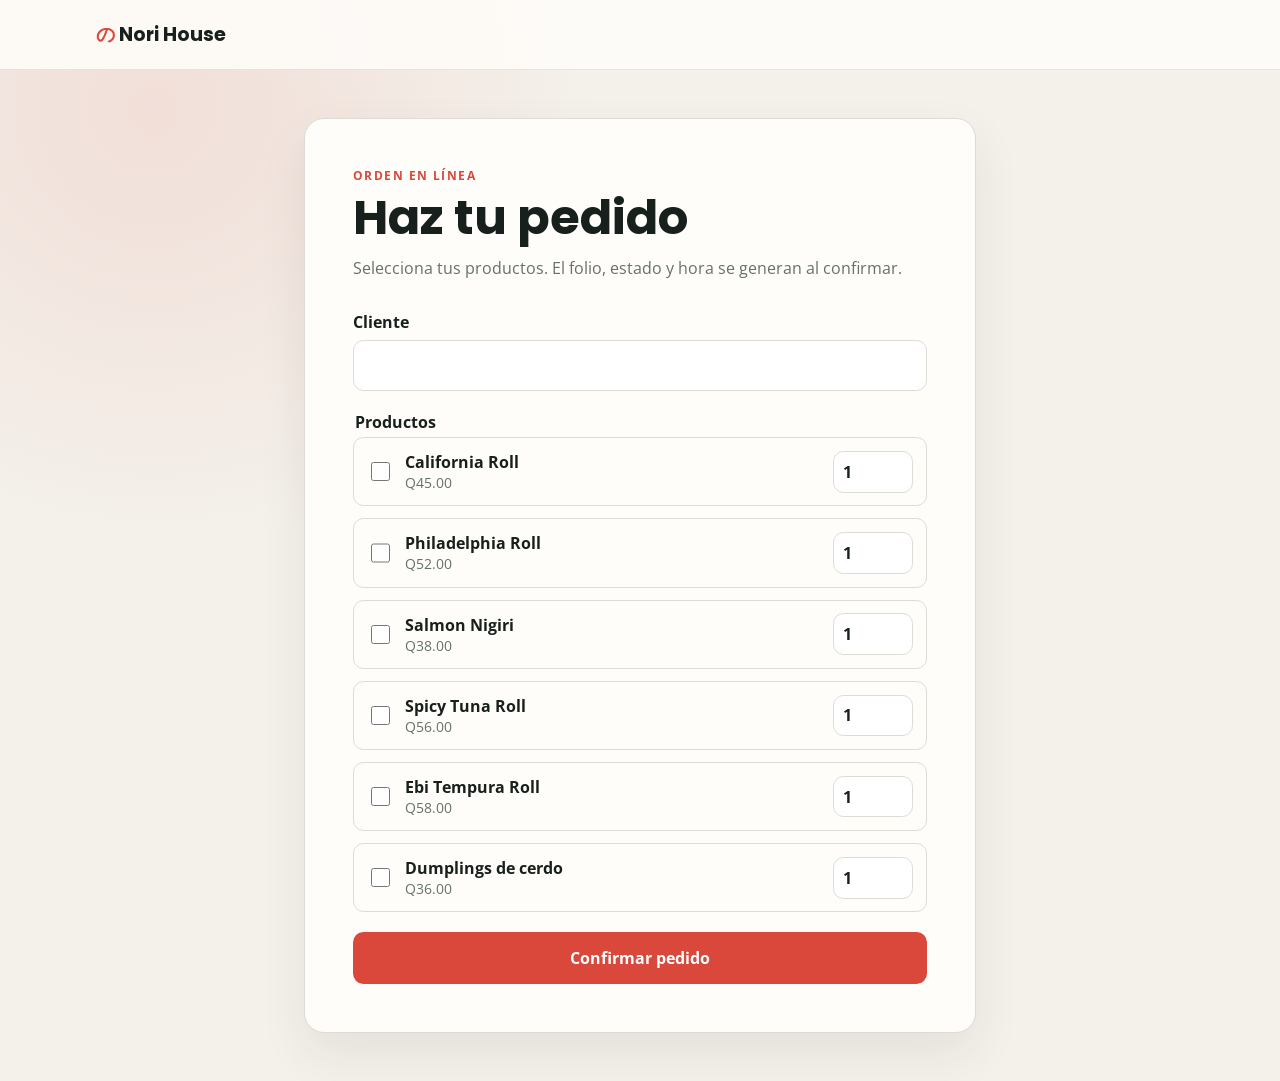
<file: pedido.html>
<!doctype html>
<html lang="es">
<head>
  <meta charset="utf-8">
  <meta name="viewport" content="width=device-width, initial-scale=1">
  <meta name="description" content="Formulario de pedidos de Nori House Sushi">
  <title>Nori House | Nuevo pedido</title>
  <link rel="icon" href="favicon.svg" type="image/svg+xml">
  <link rel="preconnect" href="https://fonts.googleapis.com">
  <link rel="preconnect" href="https://fonts.gstatic.com" crossorigin>
  <link href="https://fonts.googleapis.com/css2?family=Open+Sans:wght@400;500;600;700&family=Poppins:wght@600;700&display=swap" rel="stylesheet">
  <style>
    :root { color-scheme: light; --ink: #18201d; --muted: #65706b; --paper: #fffdfa; --accent: #d9483b; --accent-dark: #b8352b; --line: #dedbd4; --success: #1f6b45; --error: #a52d26; }
    * { box-sizing: border-box; }
    body { margin: 0; min-height: 100vh; color: var(--ink); background: radial-gradient(circle at 12% 10%, rgba(217, 72, 59, .11), transparent 28rem), #f4f1eb; font-family: "Open Sans", sans-serif; }
    header { padding: 1.25rem max(1.5rem, calc((100% - 68rem) / 2)); border-bottom: 1px solid rgba(24, 32, 29, .1); background: rgba(255, 253, 250, .86); }
    .brand { color: var(--ink); font: 700 1.2rem "Poppins", sans-serif; text-decoration: none; }
    .brand span, .eyebrow { color: var(--accent); }
    main { display: grid; place-items: center; padding: 3rem 1.25rem; }
    .card { width: min(100%, 42rem); padding: clamp(1.5rem, 5vw, 3rem); border: 1px solid var(--line); border-radius: 1.25rem; background: var(--paper); box-shadow: 0 1.25rem 3rem rgba(35, 29, 24, .08); }
    .eyebrow { margin: 0 0 .5rem; font-size: .75rem; font-weight: 700; letter-spacing: .12em; text-transform: uppercase; }
    h1 { margin: 0; font: 700 clamp(2rem, 6vw, 3rem)/1.1 "Poppins", sans-serif; }
    .intro { margin: .75rem 0 2rem; color: var(--muted); }
    form, fieldset, .product-options { display: grid; gap: 1.25rem; }
    label { display: grid; gap: .45rem; font-weight: 700; }
    input, button { font: inherit; }
    input { width: 100%; padding: .85rem 1rem; border: 1px solid var(--line); border-radius: .65rem; color: var(--ink); background: #fff; }
    input:focus { border-color: var(--accent); outline: 3px solid rgba(217, 72, 59, .14); }
    fieldset { margin: 0; padding: 0; border: 0; gap: .75rem; }
    legend { margin-bottom: .25rem; font-weight: 700; }
    .product-options { gap: .75rem; }
    .product-option { display: grid; grid-template-columns: auto 1fr 5rem; align-items: center; gap: .75rem; padding: .8rem; border: 1px solid var(--line); border-radius: .65rem; }
    .product-option input[type="checkbox"] { width: 1.2rem; height: 1.2rem; }
    .product-option input[type="number"] { padding: .55rem; }
    .product-name { font-weight: 700; }
    .product-price { display: block; color: var(--muted); font-size: .9rem; font-weight: 400; }
    .product-loading { color: var(--muted); font-weight: 400; }
    button { min-height: 3.25rem; border: 0; border-radius: .65rem; color: #fff; background: var(--accent); font-weight: 700; cursor: pointer; }
    button:hover { background: var(--accent-dark); }
    button:disabled { cursor: wait; opacity: .65; }
    .message { display: none; margin: 1.25rem 0 0; padding: 1rem; border-radius: .65rem; overflow-wrap: anywhere; }
    .message.success { display: block; color: var(--success); background: #e8f4ed; }
    .message.error { display: block; color: var(--error); background: #fae9e7; }
  </style>
</head>
<body>
  <header><a class="brand" href="index.html"><span>の</span> Nori House</a></header>
  <main>
    <section class="card" aria-labelledby="page-title">
      <p class="eyebrow">Orden en línea</p>
      <h1 id="page-title">Haz tu pedido</h1>
      <p class="intro">Selecciona tus productos. El folio, estado y hora se generan al confirmar.</p>
      <form id="pedido-form">
        <label for="cliente">Cliente
          <input id="cliente" name="cliente" type="text" autocomplete="name" maxlength="100" required>
        </label>
        <fieldset>
          <legend>Productos</legend>
          <div id="product-options" class="product-options product-loading" aria-live="polite">Cargando productos&hellip;</div>
        </fieldset>
        <button id="submit-button" type="submit" disabled>Confirmar pedido</button>
      </form>
      <p id="message" class="message" role="status" aria-live="polite"></p>
    </section>
  </main>
  <script type="module">
    const form = document.querySelector("#pedido-form");
    const button = document.querySelector("#submit-button");
    const message = document.querySelector("#message");
    const productOptions = document.querySelector("#product-options");

    async function loadProducts() {
      try {
        const response = await fetch("data/products.json");
        if (!response.ok) throw new Error("No se pudo cargar el menú");
        const products = (await response.json()).filter(product => product.available !== false);
        productOptions.classList.remove("product-loading");
        productOptions.innerHTML = products.map(product => `
          <label class="product-option">
            <input type="checkbox" name="producto" value="${product.id}" data-name="${product.name}">
            <span class="product-name">${product.name}<span class="product-price">Q${Number(product.price).toFixed(2)}</span></span>
            <input type="number" name="cantidad-${product.id}" value="1" min="1" max="20" aria-label="Cantidad de ${product.name}" disabled>
          </label>
        `).join("");
        button.disabled = false;
      } catch (error) {
        productOptions.textContent = error.message;
        message.textContent = "Regresa al menú e intenta nuevamente.";
        message.className = "message error";
      }
    }

    productOptions.addEventListener("change", event => {
      if (!event.target.matches('input[type="checkbox"]')) return;
      const quantity = event.target.closest(".product-option").querySelector('input[type="number"]');
      quantity.disabled = !event.target.checked;
      if (event.target.checked) quantity.focus();
    });

    form.addEventListener("submit", async event => {
      event.preventDefault();
      message.className = "message";
      message.textContent = "";

      const selectedProducts = [...form.querySelectorAll('input[name="producto"]:checked')]
        .map(input => ({
          nombre: input.dataset.name,
          cantidad: Number(form.elements[`cantidad-${input.value}`].value)
        }));

      if (!selectedProducts.length) {
        message.textContent = "Selecciona al menos un producto.";
        message.className = "message error";
        return;
      }

      button.disabled = true;
      button.textContent = "Enviando…";

      try {
        const response = await fetch("/api/pedidos", {
          method: "POST",
          headers: { "Content-Type": "application/json" },
          body: JSON.stringify({ cliente: new FormData(form).get("cliente"), productos: selectedProducts })
        });
        const result = await response.json();
        if (!response.ok) {
          const details = typeof result.error === "string" ? result.error : result.error?.message || JSON.stringify(result.error);
          throw new Error(details || "No se pudo guardar el pedido");
        }
        form.reset();
        form.querySelectorAll('input[type="number"]').forEach(input => { input.disabled = true; });
        message.textContent = `¡Pedido confirmado! Folio: ${result.folio}. Estado: ${result.estado}.`;
        message.className = "message success";
      } catch (error) {
        message.textContent = `No se pudo guardar el pedido: ${error.message || String(error)}`;
        message.className = "message error";
      } finally {
        button.disabled = false;
        button.textContent = "Confirmar pedido";
      }
    });

    loadProducts();
  </script>
</body>
</html>
</file>
